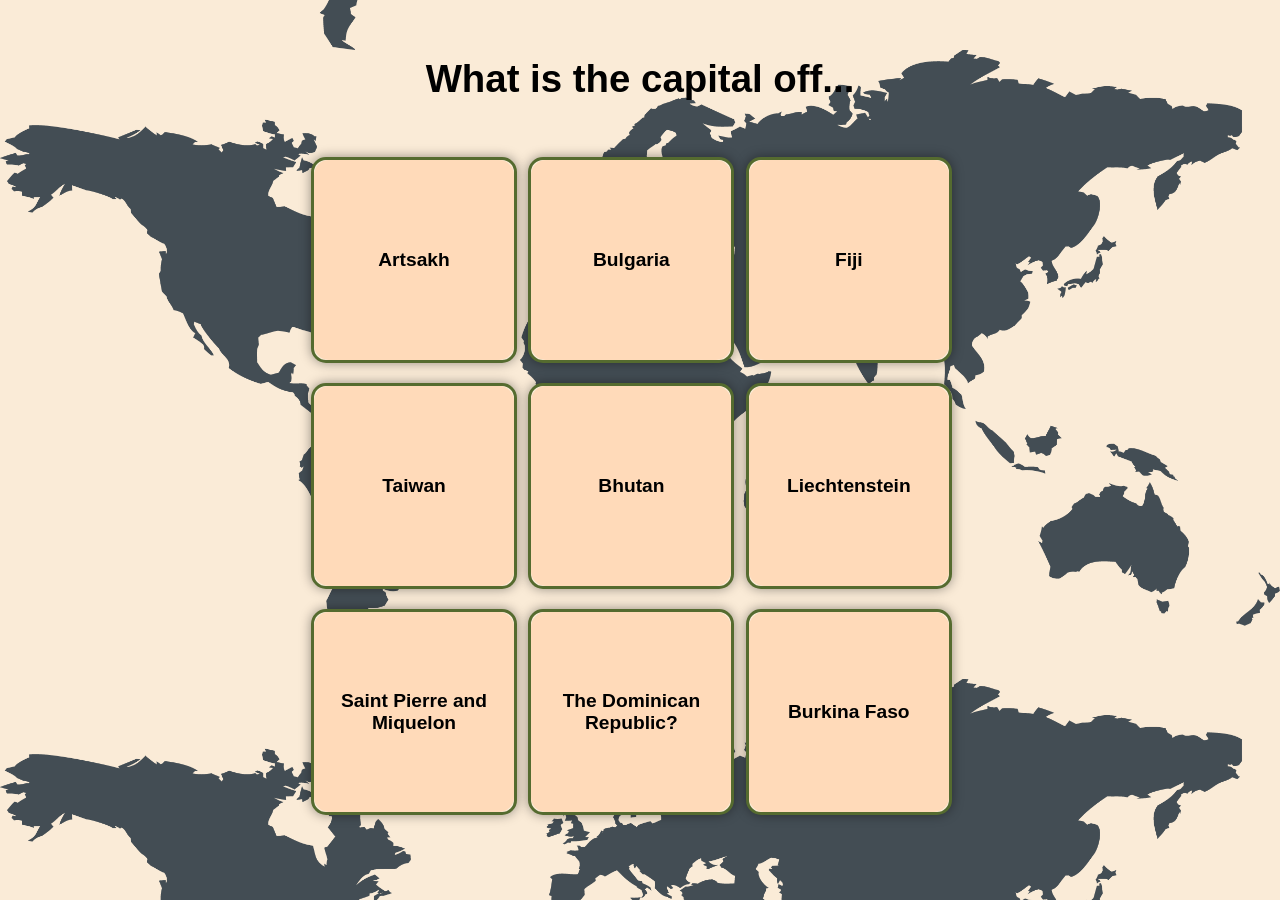
<file: index.html>
<!DOCTYPE html>
<html lang="en">
<head>
    <meta charset="UTF-8">
    <title>Flashcards</title>
    <link rel="stylesheet" href="index.css">
</head>
<body>
<main>
    <h1 class="title">What is the capital off...</h1>
    <div class="flashcards">
        <div class="flashcard">
            <div class="question"><p>Artsakh</p></div>
            <div class="answer"><p>Stepanakert</p></div>
        </div>
        <div class="flashcard">
            <div class="question"><p>Bulgaria</p></div>
            <div class="answer"><p>Sofia</p></div>
        </div>
        <div class="flashcard">
            <div class="question"><p>Fiji</p></div>
            <div class="answer"><p>Suva</p></div>
        </div>
        <div class="flashcard">
            <div class="question"><p>Taiwan</p></div>
            <div class="answer"><p>Taipei</p></div>
        </div>
        <div class="flashcard">
            <div class="question"><p>Bhutan</p></div>
            <div class="answer"><p>Thimphu</p></div>
        </div>
        <div class="flashcard">
            <div class="question"><p>Liechtenstein</p></div>
            <div class="answer"><p>Vaduz</p></div>
        </div>
        <div class="flashcard">
            <div class="question"><p>Saint Pierre and Miquelon</p></div>
            <div class="answer"><p>St. Pierre</p></div>
        </div>
        <div class="flashcard">
            <div class="question"><p>The Dominican Republic?</p></div>
            <div class="answer"><p>Santo Domingo</p></div>
        </div>
        <div class="flashcard">
            <div class="question"><p>Burkina Faso</p></div>
            <div class="answer"><p>Ouagadougou</p></div>
        </div>
    </div>
</main>
</body>
</html>
</file>
<file: index.css>
body {
    font-family: 'Roboto', sans-serif;
    font-size: 1.2rem;
    font-weight: 700;
    text-align: center;
    display: flex;
    flex-direction: column;
    align-items: center;
    background-color: antiquewhite;
    background-image: url("world.png");
    background-size: contain;
    background-position-y: 50px;
}

main {
    display: flex;
    flex-direction: column;
    align-items: center;
    justify-content: center;
    gap: 10px;
    width: 80%;
    height: 90vh;
}

.question {
    background-color: peachpuff;
}

.title {
    width: 90%;
    padding: 2%;
    border-radius: 15px;
}

.flashcards {
    display: grid;
    grid-template-columns: repeat(3, 30%);
    grid-gap: 20px;
}

.flashcard,
.question,
.answer {
    width: 200px;
    height: 200px;
    border-radius: 15px;
}

.flashcard {
    background-color: antiquewhite;
    border: 3px solid darkolivegreen;
    box-shadow: 0 0 12px rgba(0, 0, 0, 0.4);
    transform-style: preserve-3d;
}

.question,
.answer {
    position: absolute;
    display: flex;
    justify-content: center;
    align-items: center;
    backface-visibility: hidden;
}

.answer {
    transform: rotateY(180deg);
    background-color: burlywood;
}

.flashcard:hover {
    transform: scale(1.1) rotateY(180deg);
    transition: ease-in 1s;
}
</file>
